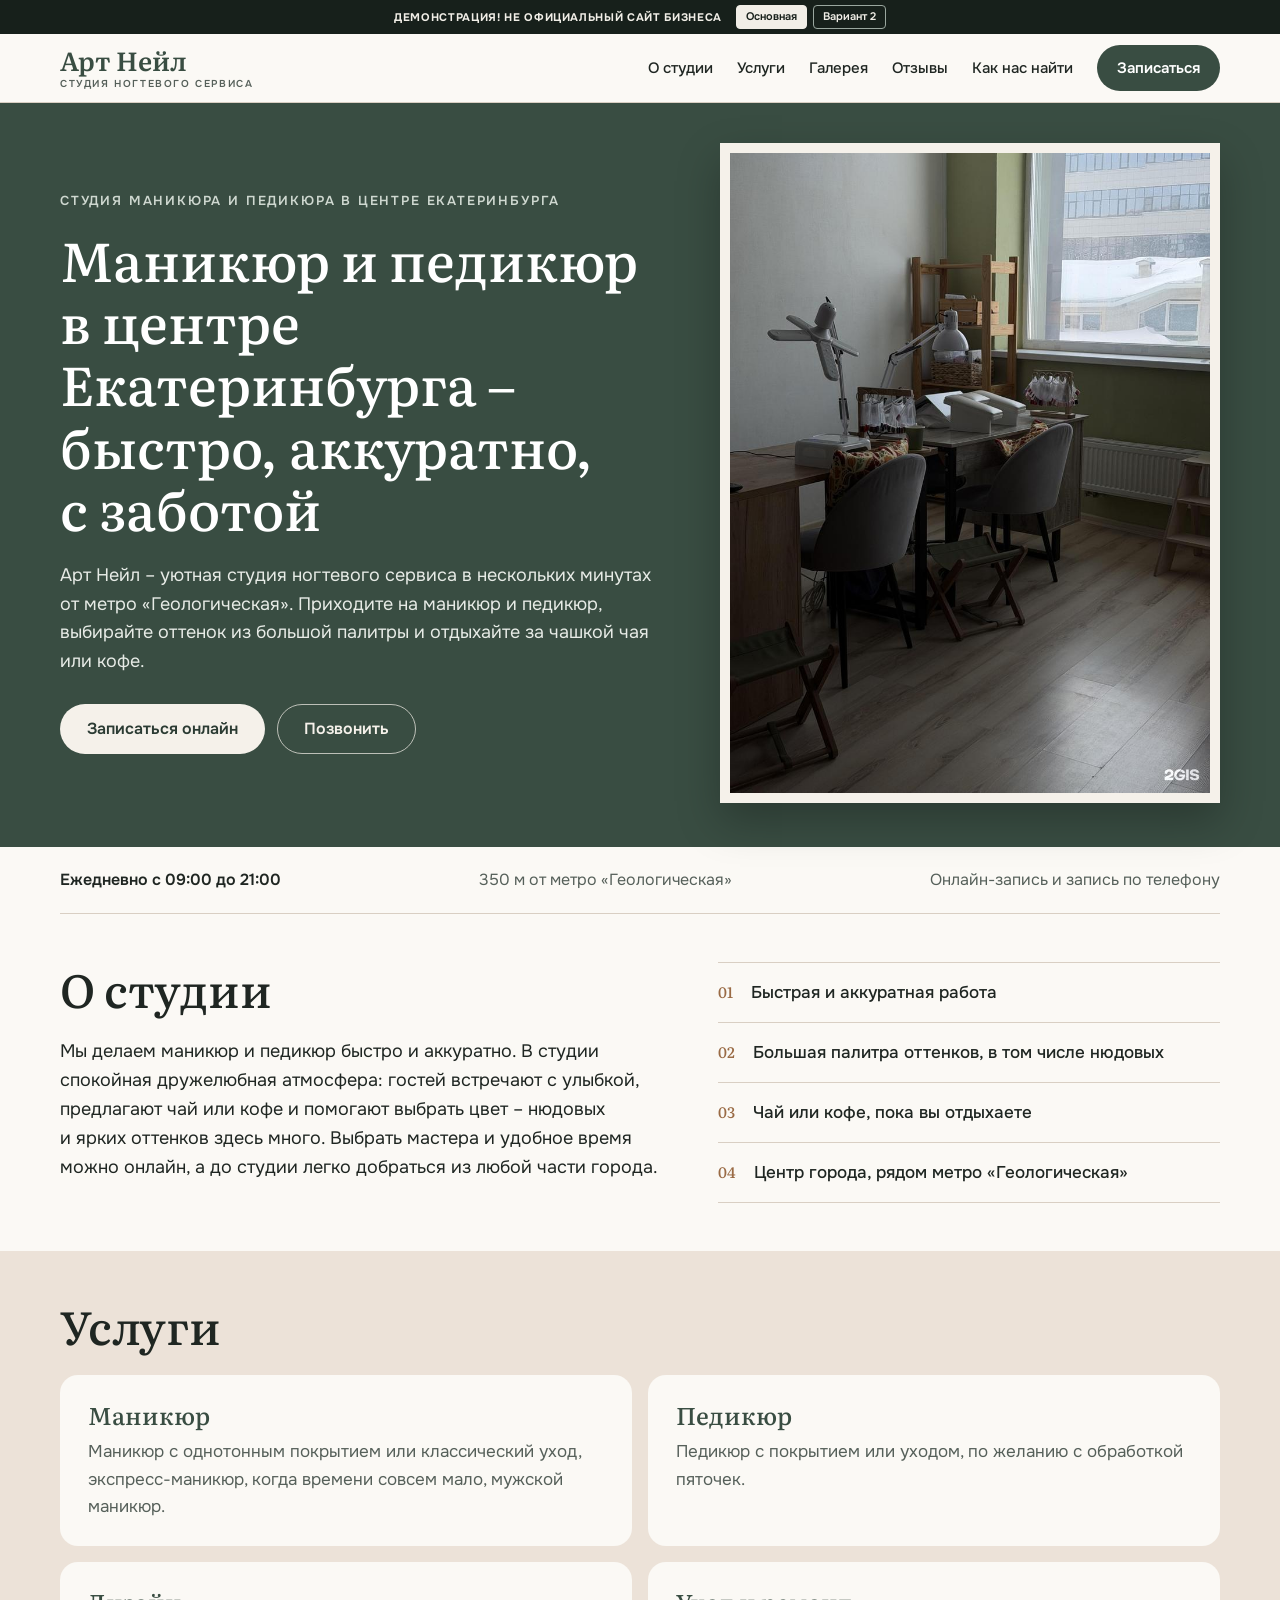
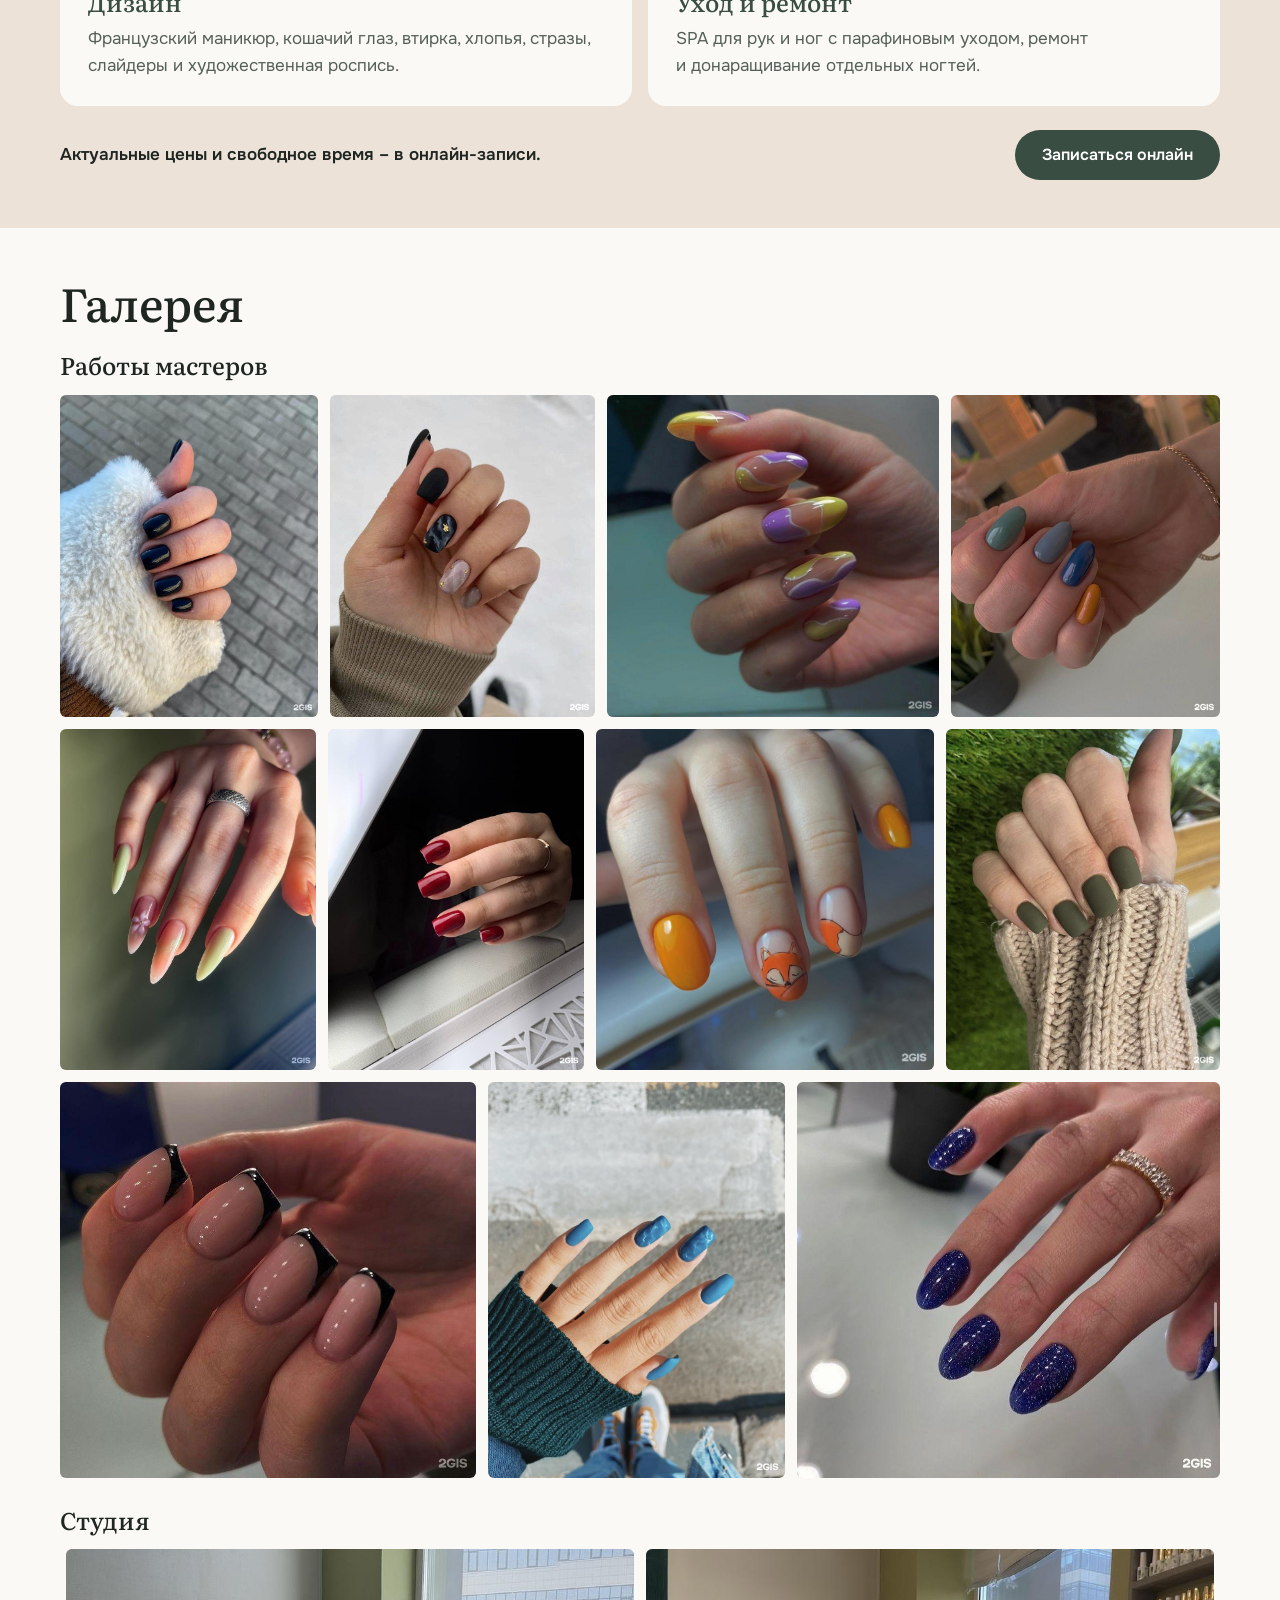
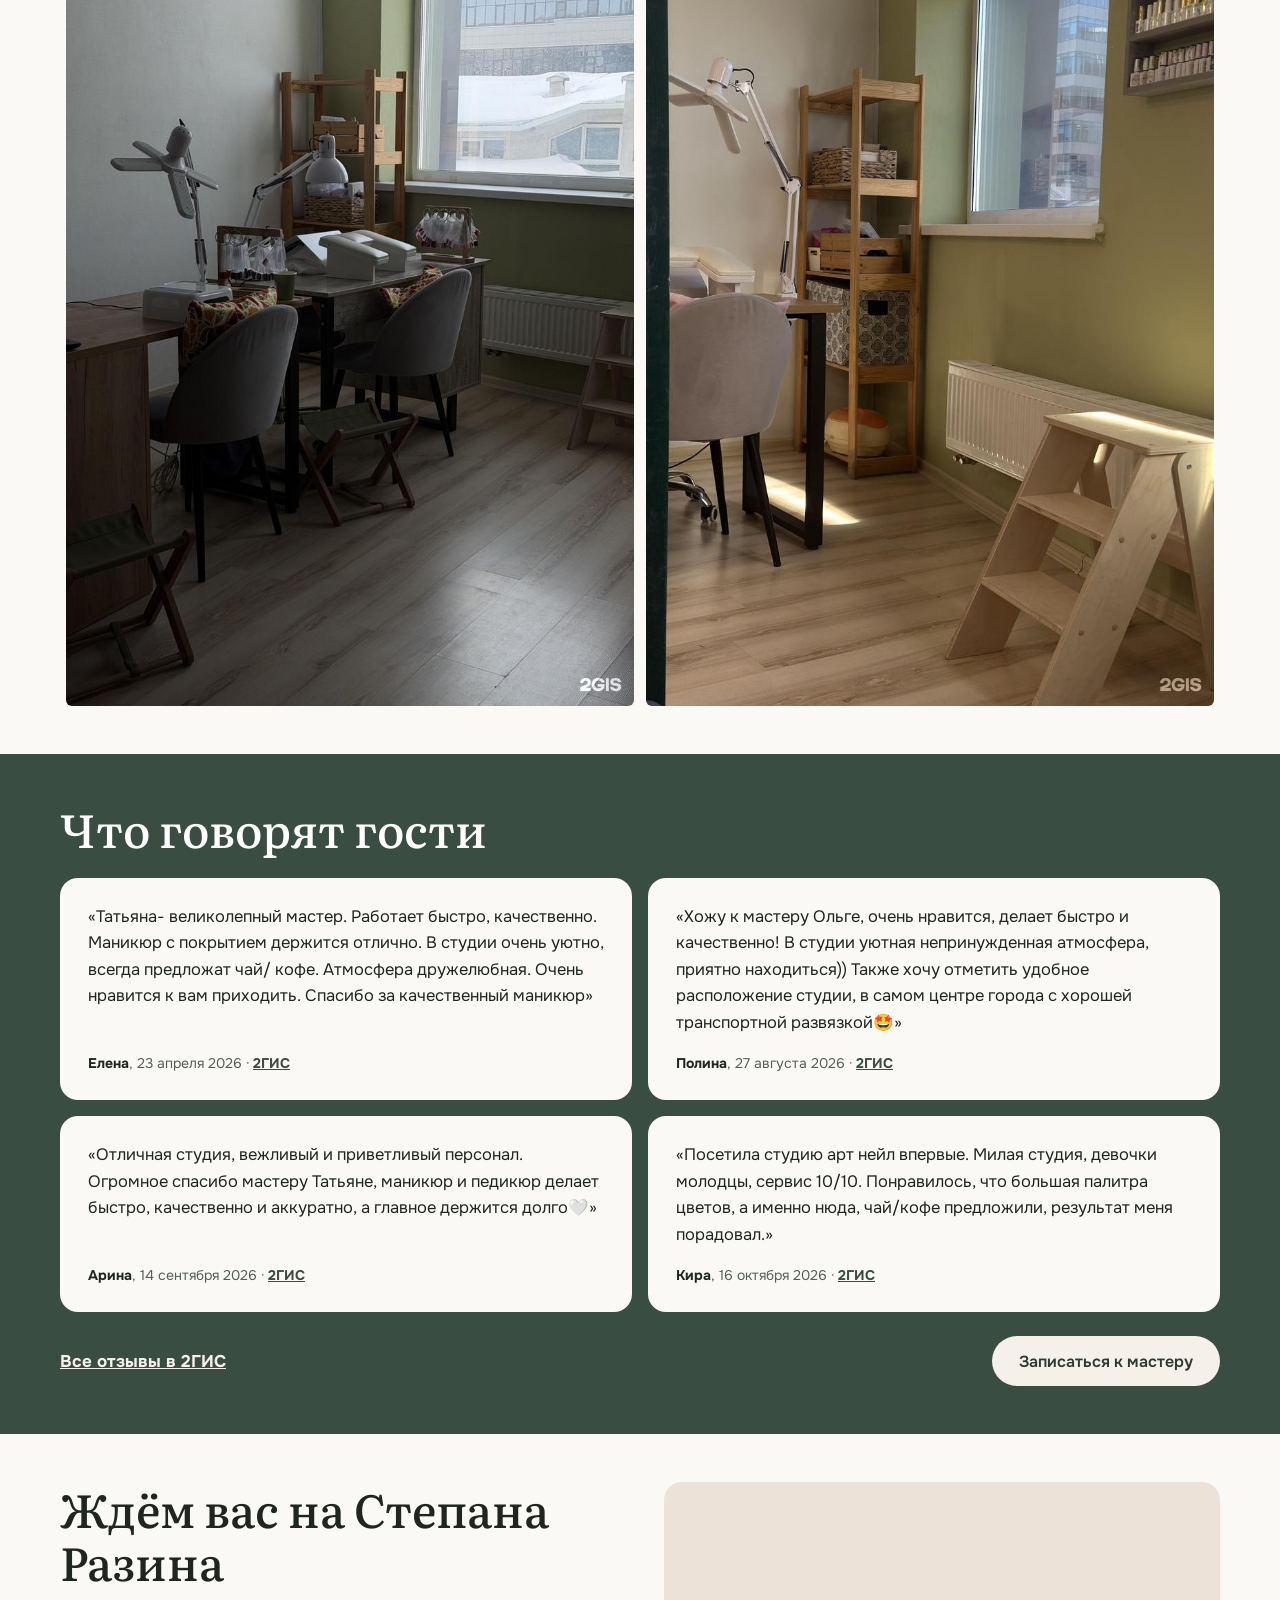
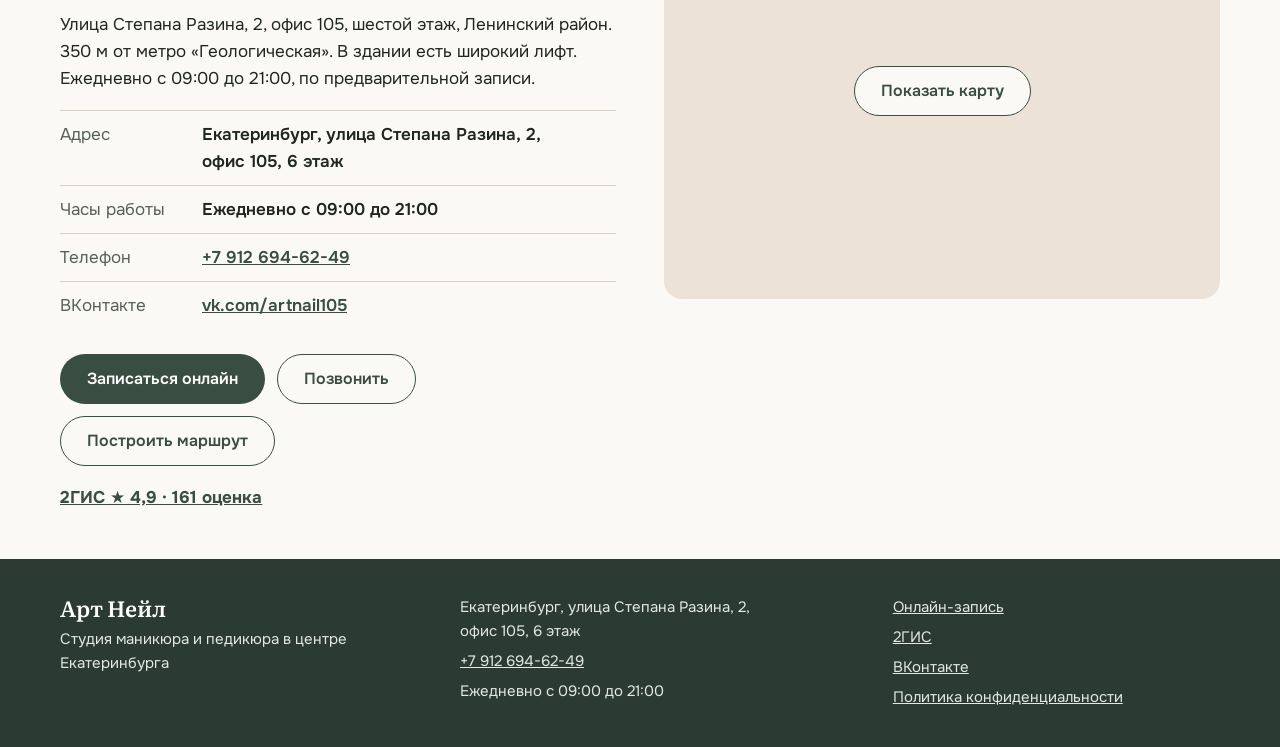
<file: index.html>
<!doctype html>
<html lang="ru">
<head>
<meta charset="utf-8">
<meta name="viewport" content="width=device-width, initial-scale=1.0">
<meta name="robots" content="noindex, nofollow">
<title>Арт Нейл · студия маникюра и педикюра в центре Екатеринбурга</title>
<meta name="description" content="Арт Нейл · студия маникюра и педикюра на улице Степана Разина, 2 в Екатеринбурге, рядом с метро «Геологическая». Онлайн-запись, ежедневно с 09:00 до 21:00.">
<meta name="theme-color" content="#394d42">
<link rel="icon" sizes="any" href="logos/favicon.ico">
<link rel="icon" type="image/png" sizes="32x32" href="logos/favicon-32x32.png">
<link rel="apple-touch-icon" sizes="180x180" href="logos/apple-touch-icon.png">
<link rel="preload" href="fonts/literata.woff2" as="font" type="font/woff2" crossorigin>
<link rel="preload" href="fonts/onest.woff2" as="font" type="font/woff2" crossorigin>
<link rel="stylesheet" href="css/fonts.css">
<link rel="stylesheet" href="css/styles.css">
</head>
<body class="pg-main">
<div class="strip" id="strip"><p class="strip-t">ДЕМОНСТРАЦИЯ! НЕ ОФИЦИАЛЬНЫЙ САЙТ БИЗНЕСА</p><nav class="strip-sw" aria-label="Версии сайта"><a class="strip-v" href="./" aria-current="page"><span class="full">Основная</span><span class="short" aria-hidden="true">1</span><span class="vh">Основная</span></a><a class="strip-v" href="./v2/"><span class="full">Вариант 2</span><span class="short" aria-hidden="true">2</span><span class="vh">Вариант 2</span></a></nav></div>
<header class="head" id="head"><div class="head-in">
<a class="brand" href="./" aria-label="Арт Нейл, на главную"><span class="brand-n">Арт Нейл</span><span class="brand-s">студия ногтевого сервиса</span></a>
<nav class="menu" aria-label="Разделы"><ul><li><a href="#about">О&nbsp;студии</a></li><li><a href="#services">Услуги</a></li><li><a href="#gallery">Галерея</a></li><li><a href="#reviews">Отзывы</a></li><li><a href="#contacts">Как нас найти</a></li></ul></nav>
<a class="head-cta" href="https://n218706.yclients.ru/" target="_blank" rel="noopener">Записаться</a>
<button class="tog" type="button" aria-controls="sheet" aria-expanded="false" aria-label="Открыть меню"><span></span><span></span><span></span></button>
</div></header>
<div class="sheet" id="sheet" hidden><nav aria-label="Меню"><ul><li><a href="#about">О&nbsp;студии</a></li><li><a href="#services">Услуги</a></li><li><a href="#gallery">Галерея</a></li><li><a href="#reviews">Отзывы</a></li><li><a href="#contacts">Как нас найти</a></li></ul></nav>
<p class="sheet-nap">Екатеринбург, улица Степана Разина,&nbsp;2, офис&nbsp;105,&nbsp;6&nbsp;этаж<br><a href="tel:+79126946249">+7 912 694-62-49</a></p></div>
<main id="main">
<section class="hero"><div class="wrap hero-g">
<div class="hero-t">
<p class="eyebrow">Студия маникюра и&nbsp;педикюра в&nbsp;центре Екатеринбурга</p>
<h1>Маникюр и&nbsp;педикюр в&nbsp;центре Екатеринбурга&nbsp;– быстро, аккуратно, с&nbsp;заботой</h1>
<p class="lead">Арт Нейл&nbsp;– уютная студия ногтевого сервиса в&nbsp;нескольких минутах от&nbsp;метро «Геологическая». Приходите на&nbsp;маникюр и&nbsp;педикюр, выбирайте оттенок из&nbsp;большой палитры и&nbsp;отдыхайте за&nbsp;чашкой чая или кофе.</p>
<div class="btns"><a class="btn btn-cream" href="https://n218706.yclients.ru/" target="_blank" rel="noopener">Записаться онлайн</a><a class="btn btn-ghost" href="tel:+79126946249">Позвонить</a></div>
</div>
<figure class="hero-ph"><img src="images/owner-interior-01.jpg" width="825" height="1100" alt="Рабочее место мастера с лампой, серые стулья, стеллаж и окно со снегом" decoding="async"></figure>
</div></section>
<ul class="facts wrap"><li><b class="nw">Ежедневно с 09:00 до 21:00</b></li><li>350&nbsp;м&nbsp;от&nbsp;метро «Геологическая»</li><li>Онлайн-запись и&nbsp;запись по&nbsp;телефону</li></ul>
<section class="sec about"><div class="wrap about-g">
<div><h2 id="about" class="fx">О&nbsp;студии</h2><p class="fx about-t">Мы делаем маникюр и&nbsp;педикюр быстро и&nbsp;аккуратно. В&nbsp;студии спокойная дружелюбная атмосфера: гостей встречают с&nbsp;улыбкой, предлагают чай или кофе и&nbsp;помогают выбрать цвет&nbsp;– нюдовых и&nbsp;ярких оттенков здесь много. Выбрать мастера и&nbsp;удобное время можно онлайн, а&nbsp;до&nbsp;студии легко добраться из&nbsp;любой части города.</p></div>
<ol class="pts"><li class="fx"><span class="pt-n">01</span>Быстрая и&nbsp;аккуратная работа</li><li class="fx"><span class="pt-n">02</span>Большая палитра оттенков, в&nbsp;том числе нюдовых</li><li class="fx"><span class="pt-n">03</span>Чай или кофе, пока вы&nbsp;отдыхаете</li><li class="fx"><span class="pt-n">04</span>Центр города, рядом&nbsp;метро «Геологическая»</li></ol></div></section>
<section class="sec serv"><div class="wrap">
<h2 id="services" class="fx">Услуги</h2>
<div class="svcs"><div class="svc fx"><h3>Маникюр</h3><p>Маникюр с&nbsp;однотонным покрытием или классический уход, экспресс-маникюр, когда времени совсем мало, мужской маникюр.</p></div><div class="svc fx"><h3>Педикюр</h3><p>Педикюр с&nbsp;покрытием или уходом, по&nbsp;желанию с&nbsp;обработкой пяточек.</p></div><div class="svc fx"><h3>Дизайн</h3><p>Французский маникюр, кошачий глаз, втирка, хлопья, стразы, слайдеры и&nbsp;художественная роспись.</p></div><div class="svc fx"><h3>Уход и&nbsp;ремонт</h3><p>SPA для рук и&nbsp;ног с&nbsp;парафиновым уходом, ремонт и&nbsp;донаращивание отдельных ногтей.</p></div></div>
<div class="serv-end fx"><p>Актуальные цены и&nbsp;свободное время&nbsp;– в&nbsp;онлайн-записи.</p><a class="btn btn-main" href="https://n218706.yclients.ru/" target="_blank" rel="noopener">Записаться онлайн</a></div>
</div></section>
<section class="sec gal"><div class="wrap">
<h2 id="gallery" class="fx">Галерея</h2>
<h3 class="sub fx">Работы мастеров</h3>
<div class="jg"><div class="jg-row fx"><div class="jg-pair"><figure class="jg-i" style="--ar:0.8000"><img src="images/owner-work-01.jpg" width="880" height="1100" alt="Тёмно-синий гель-лак с золотой полоской фольги, рука на белом меху" loading="lazy" decoding="async"></figure><figure class="jg-i" style="--ar:0.8239"><img src="images/owner-work-02.jpg" width="828" height="1005" alt="Матовый чёрный маникюр с мраморным дизайном и золотыми хлопьями" loading="lazy" decoding="async"></figure></div><div class="jg-pair"><figure class="jg-i" style="--ar:1.0324"><img src="images/owner-work-05.jpg" width="828" height="802" alt="Маникюр с жёлтыми и фиолетовыми волнами" loading="lazy" decoding="async"></figure><figure class="jg-i" style="--ar:0.8347"><img src="images/owner-work-06.jpg" width="828" height="992" alt="Миндалевидные ногти разных цветов: серо-зелёный, серый, синий и горчичный" loading="lazy" decoding="async"></figure></div></div><div class="jg-row fx"><div class="jg-pair"><figure class="jg-i" style="--ar:0.7500"><img src="images/owner-work-03.jpg" width="825" height="1100" alt="Длинные заострённые ногти в бледно-зелёных и персиковых тонах с объёмным цветком" loading="lazy" decoding="async"></figure><figure class="jg-i" style="--ar:0.7500"><img src="images/owner-work-04.jpg" width="825" height="1100" alt="Глянцевый бордовый маникюр" loading="lazy" decoding="async"></figure></div><div class="jg-pair"><figure class="jg-i" style="--ar:0.9888"><img src="images/owner-work-09.jpg" width="880" height="890" alt="Оранжевый маникюр, на одном ногте рисунок лисы" loading="lazy" decoding="async"></figure><figure class="jg-i" style="--ar:0.8039"><img src="images/owner-work-08.jpg" width="828" height="1030" alt="Матовый оливковый маникюр, рука на бежевом вязаном свитере" loading="lazy" decoding="async"></figure></div></div><div class="jg-row fx"><div class="jg-pair"><figure class="jg-i" style="--ar:1.0534"><img src="images/owner-work-10.jpg" width="828" height="786" alt="Нюдовый маникюр с чёрным французским краем" loading="lazy" decoding="async"></figure><figure class="jg-i" style="--ar:0.7500"><img src="images/owner-work-11.jpg" width="825" height="1100" alt="Матовый голубой маникюр с мраморным акцентом" loading="lazy" decoding="async"></figure></div><div class="jg-pair"><figure class="jg-i" style="--ar:1.0712"><img src="images/owner-work-07.jpg" width="828" height="773" alt="Тёмно-синий маникюр с блёстками, на пальце кольцо" loading="lazy" decoding="async"></figure></div></div></div>
<h3 class="sub fx">Студия</h3>
<div class="tiles"><figure class="tile fx"><img src="images/owner-interior-01.jpg" width="825" height="1100" alt="Рабочее место мастера с лампой, серые стулья, стеллаж и окно со снегом" loading="lazy" decoding="async"></figure><figure class="tile fx"><img src="images/owner-interior-02.jpg" width="825" height="1100" alt="Угол студии с лампой и деревянными полками с корзинами" loading="lazy" decoding="async"></figure></div>
</div></section>
<section class="sec revs"><div class="wrap">
<h2 id="reviews" class="fx">Что говорят гости</h2>
<div class="quotes"><figure class="quote fx"><blockquote>«Татьяна- великолепный мастер. Работает быстро, качественно. Маникюр с покрытием держится отлично. В студии очень уютно, всегда предложат чай/ кофе. Атмосфера дружелюбная. Очень нравится к вам приходить. Спасибо за качественный маникюр»</blockquote><figcaption><b>Елена</b>, 23 апреля 2026 · <a href="https://2gis.ru/ekaterinburg/firm/70000001037538937/tab/reviews" target="_blank" rel="noopener">2ГИС</a></figcaption></figure><figure class="quote fx"><blockquote>«Хожу к мастеру Ольге, очень нравится, делает быстро и качественно! В студии уютная непринужденная атмосфера, приятно находиться)) Также хочу отметить удобное расположение студии, в самом центре города с хорошей транспортной развязкой🤩»</blockquote><figcaption><b>Полина</b>, 27 августа 2026 · <a href="https://2gis.ru/ekaterinburg/firm/70000001037538937/tab/reviews" target="_blank" rel="noopener">2ГИС</a></figcaption></figure><figure class="quote fx"><blockquote>«Отличная студия, вежливый и приветливый персонал. Огромное спасибо мастеру Татьяне, маникюр и педикюр делает быстро, качественно и аккуратно, а главное держится долго🤍»</blockquote><figcaption><b>Арина</b>, 14 сентября 2026 · <a href="https://2gis.ru/ekaterinburg/firm/70000001037538937/tab/reviews" target="_blank" rel="noopener">2ГИС</a></figcaption></figure><figure class="quote fx"><blockquote>«Посетила студию арт нейл впервые. Милая студия, девочки молодцы, сервис 10/10. Понравилось, что большая палитра цветов, а именно нюда, чай/кофе предложили, результат меня порадовал.»</blockquote><figcaption><b>Кира</b>, 16 октября 2026 · <a href="https://2gis.ru/ekaterinburg/firm/70000001037538937/tab/reviews" target="_blank" rel="noopener">2ГИС</a></figcaption></figure></div>
<div class="revs-end fx"><p><a href="https://2gis.ru/ekaterinburg/firm/70000001037538937/tab/reviews" target="_blank" rel="noopener">Все отзывы в&nbsp;2ГИС</a></p><a class="btn btn-main" href="https://n218706.yclients.ru/" target="_blank" rel="noopener">Записаться к&nbsp;мастеру</a></div>
</div></section>
<section class="sec cont last"><div class="wrap cont-g">
<div class="cont-t"><h2 id="contacts">Ждём вас на&nbsp;Степана Разина</h2>
<p class="fx">Улица Степана Разина,&nbsp;2, офис&nbsp;105, шестой этаж, Ленинский район. 350&nbsp;м&nbsp;от&nbsp;метро «Геологическая». В&nbsp;здании есть широкий лифт.<br>Ежедневно с&nbsp;09:00&nbsp;до&nbsp;21:00, по&nbsp;предварительной записи.</p>
<dl class="nap fx"><div><dt>Адрес</dt><dd>Екатеринбург, улица Степана Разина,&nbsp;2, офис&nbsp;105,&nbsp;6&nbsp;этаж</dd></div><div><dt>Часы работы</dt><dd class="nw">Ежедневно с 09:00 до 21:00</dd></div><div><dt>Телефон</dt><dd><a href="tel:+79126946249">+7 912 694-62-49</a></dd></div><div><dt>ВКонтакте</dt><dd><a href="https://vk.com/artnail105" target="_blank" rel="noopener">vk.com/artnail105</a></dd></div></dl>
<div class="btns fx"><a class="btn btn-main" href="https://n218706.yclients.ru/" target="_blank" rel="noopener">Записаться онлайн</a><a class="btn btn-line" href="tel:+79126946249">Позвонить</a><a class="btn btn-line" href="https://yandex.ru/maps/?rtext=~56.824841%2C60.606775&amp;rtt=auto" target="_blank" rel="noopener">Построить маршрут</a></div>
<p class="rate fx"><a href="https://2gis.ru/ekaterinburg/firm/70000001037538937" target="_blank" rel="noopener">2ГИС ★&nbsp;4,9 · 161&nbsp;оценка</a></p></div>
<div class="mapbox fx" id="mapbox"><button class="map-load" type="button" data-src="https://yandex.ru/map-widget/v1/?ll=60.606775%2C56.824841&amp;z=17&amp;pt=60.606775%2C56.824841">Показать карту</button><noscript><a class="map-load" href="https://yandex.ru/maps/?pt=60.606775,56.824841&amp;z=17" target="_blank" rel="noopener">Открыть карту</a></noscript></div>
</div></section>
</main>
<footer class="foot" id="foot"><div class="wrap foot-g">
<div><p class="foot-n">Арт Нейл</p><p>Студия маникюра и&nbsp;педикюра в&nbsp;центре Екатеринбурга</p></div>
<div><p>Екатеринбург, улица Степана Разина,&nbsp;2, офис&nbsp;105,&nbsp;6&nbsp;этаж</p><p><a href="tel:+79126946249">+7 912 694-62-49</a></p><p class="nw">Ежедневно с 09:00 до 21:00</p></div>
<ul class="foot-l"><li><a href="https://n218706.yclients.ru/" target="_blank" rel="noopener">Онлайн-запись</a></li><li><a href="https://2gis.ru/ekaterinburg/firm/70000001037538937" target="_blank" rel="noopener">2ГИС</a></li><li><a href="https://vk.com/artnail105" target="_blank" rel="noopener">ВКонтакте</a></li><li><a href="privacy/">Политика конфиденциальности</a></li></ul>
</div></footer>
<script src="js/site.js" defer></script>
</body>
</html>
</file>
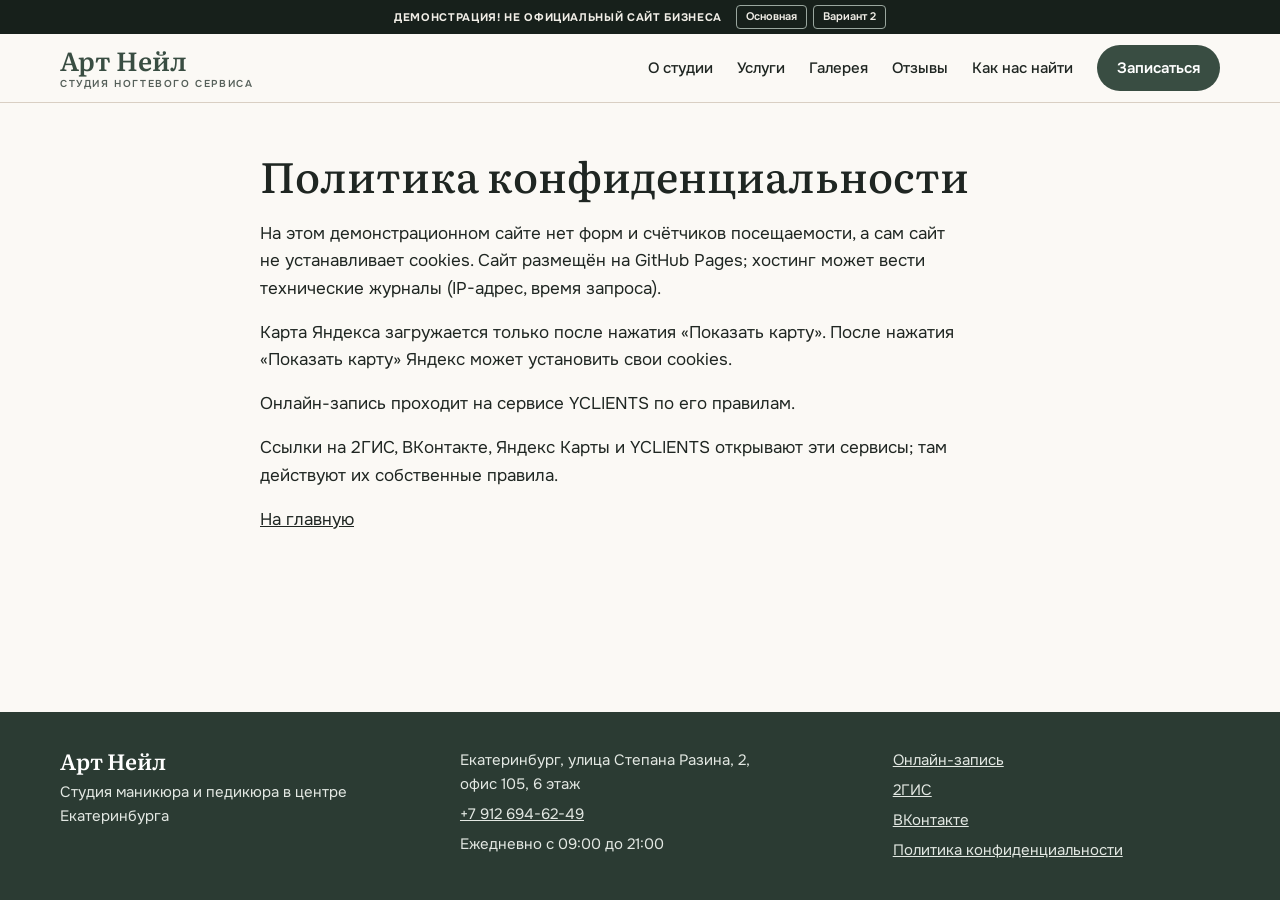
<file: privacy/index.html>
<!doctype html>
<html lang="ru">
<head>
<meta charset="utf-8">
<meta name="viewport" content="width=device-width, initial-scale=1.0">
<meta name="robots" content="noindex, nofollow">
<title>Политика конфиденциальности · Арт Нейл</title>
<meta name="description" content="Арт Нейл · студия маникюра и педикюра на улице Степана Разина, 2 в Екатеринбурге, рядом с метро «Геологическая». Онлайн-запись, ежедневно с 09:00 до 21:00.">
<meta name="theme-color" content="#394d42">
<link rel="icon" sizes="any" href="../logos/favicon.ico">
<link rel="icon" type="image/png" sizes="32x32" href="../logos/favicon-32x32.png">
<link rel="apple-touch-icon" sizes="180x180" href="../logos/apple-touch-icon.png">
<link rel="preload" href="../fonts/literata.woff2" as="font" type="font/woff2" crossorigin>
<link rel="preload" href="../fonts/onest.woff2" as="font" type="font/woff2" crossorigin>
<link rel="stylesheet" href="../css/fonts.css">
<link rel="stylesheet" href="../css/styles.css">
</head>
<body class="pg-small pg-priv">
<div class="strip" id="strip"><p class="strip-t">ДЕМОНСТРАЦИЯ! НЕ ОФИЦИАЛЬНЫЙ САЙТ БИЗНЕСА</p><nav class="strip-sw" aria-label="Версии сайта"><a class="strip-v" href="../"><span class="full">Основная</span><span class="short" aria-hidden="true">1</span><span class="vh">Основная</span></a><a class="strip-v" href="../v2/"><span class="full">Вариант 2</span><span class="short" aria-hidden="true">2</span><span class="vh">Вариант 2</span></a></nav></div>
<header class="head" id="head"><div class="head-in">
<a class="brand" href="../" aria-label="Арт Нейл, на главную"><span class="brand-n">Арт Нейл</span><span class="brand-s">студия ногтевого сервиса</span></a>
<nav class="menu" aria-label="Разделы"><ul><li><a href="../#about">О&nbsp;студии</a></li><li><a href="../#services">Услуги</a></li><li><a href="../#gallery">Галерея</a></li><li><a href="../#reviews">Отзывы</a></li><li><a href="../#contacts">Как нас найти</a></li></ul></nav>
<a class="head-cta" href="https://n218706.yclients.ru/" target="_blank" rel="noopener">Записаться</a>
<button class="tog" type="button" aria-controls="sheet" aria-expanded="false" aria-label="Открыть меню"><span></span><span></span><span></span></button>
</div></header>
<div class="sheet" id="sheet" hidden><nav aria-label="Меню"><ul><li><a href="../#about">О&nbsp;студии</a></li><li><a href="../#services">Услуги</a></li><li><a href="../#gallery">Галерея</a></li><li><a href="../#reviews">Отзывы</a></li><li><a href="../#contacts">Как нас найти</a></li></ul></nav>
<p class="sheet-nap">Екатеринбург, улица Степана Разина,&nbsp;2, офис&nbsp;105,&nbsp;6&nbsp;этаж<br><a href="tel:+79126946249">+7 912 694-62-49</a></p></div>
<main id="main"><section class="sec small last"><div class="wrap narrow">
<h1 class="h-plain">Политика конфиденциальности</h1>
<p>На этом демонстрационном сайте нет форм и&nbsp;счётчиков посещаемости, а&nbsp;сам сайт не&nbsp;устанавливает cookies. Сайт размещён на&nbsp;GitHub Pages; хостинг может вести технические журналы (IP-адрес, время запроса).</p><p>Карта Яндекса загружается только после нажатия «Показать карту». После нажатия «Показать карту» Яндекс может установить свои cookies.</p><p>Онлайн-запись проходит на&nbsp;сервисе YCLIENTS по&nbsp;его правилам.</p><p>Ссылки на&nbsp;2ГИС, ВКонтакте, Яндекс Карты и&nbsp;YCLIENTS открывают эти сервисы; там действуют их собственные правила.</p>
<p><a href="../">На главную</a></p>
</div></section></main>
<footer class="foot" id="foot"><div class="wrap foot-g">
<div><p class="foot-n">Арт Нейл</p><p>Студия маникюра и&nbsp;педикюра в&nbsp;центре Екатеринбурга</p></div>
<div><p>Екатеринбург, улица Степана Разина,&nbsp;2, офис&nbsp;105,&nbsp;6&nbsp;этаж</p><p><a href="tel:+79126946249">+7 912 694-62-49</a></p><p class="nw">Ежедневно с 09:00 до 21:00</p></div>
<ul class="foot-l"><li><a href="https://n218706.yclients.ru/" target="_blank" rel="noopener">Онлайн-запись</a></li><li><a href="https://2gis.ru/ekaterinburg/firm/70000001037538937" target="_blank" rel="noopener">2ГИС</a></li><li><a href="https://vk.com/artnail105" target="_blank" rel="noopener">ВКонтакте</a></li><li><a href="../privacy/">Политика конфиденциальности</a></li></ul>
</div></footer>
<script src="../js/site.js" defer></script>
</body>
</html>
</file>
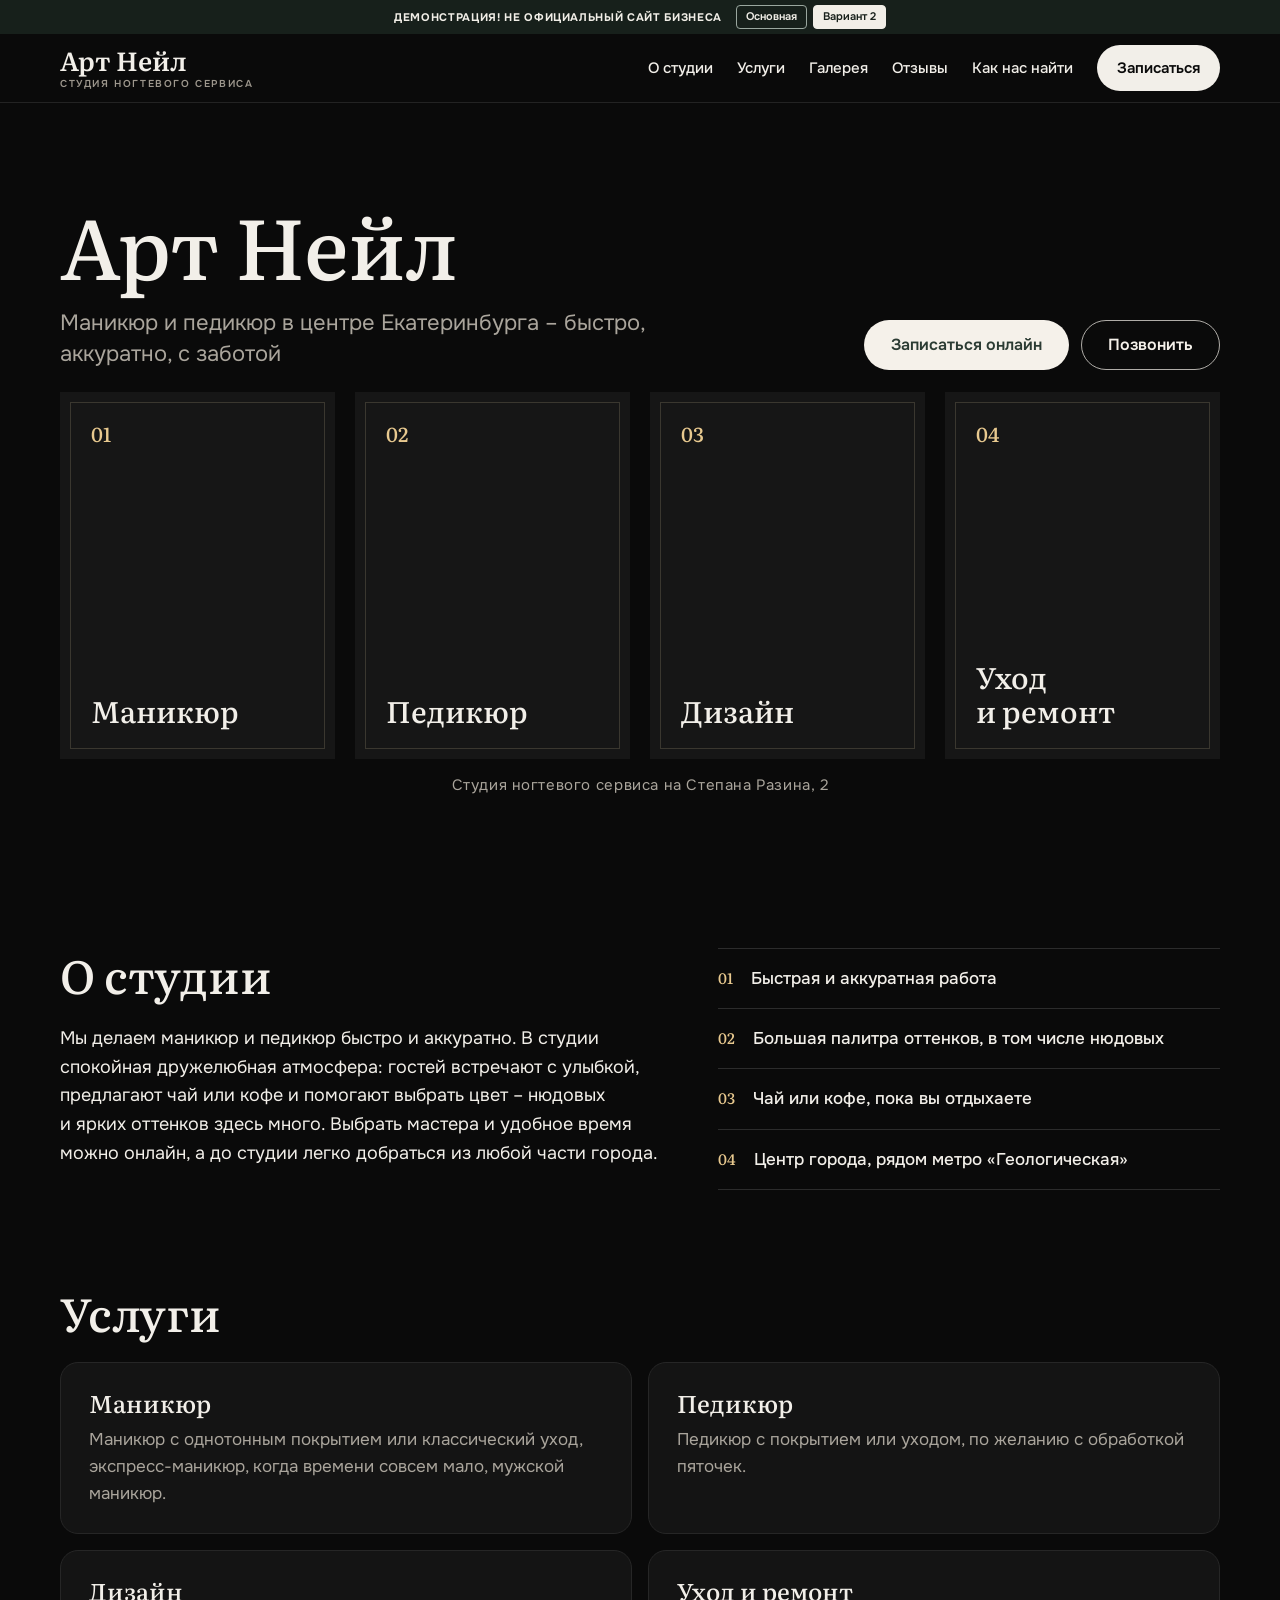
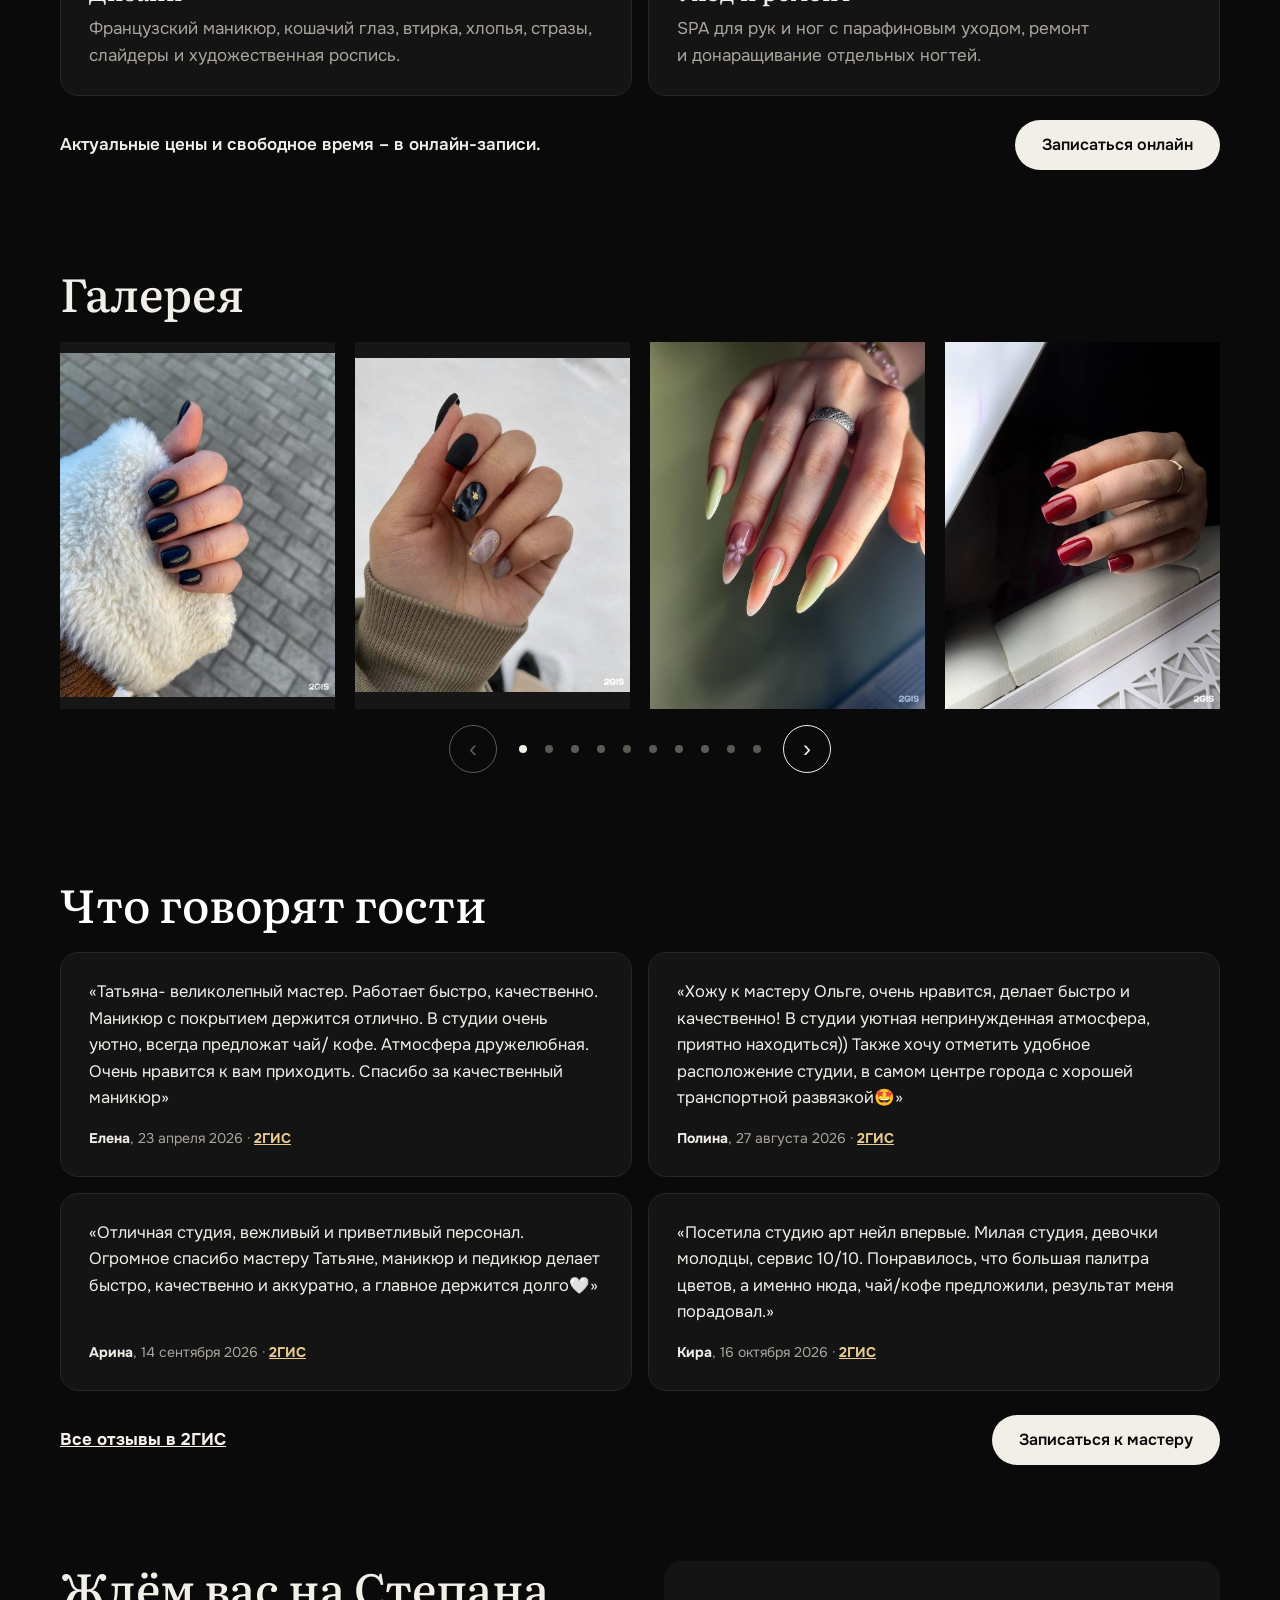
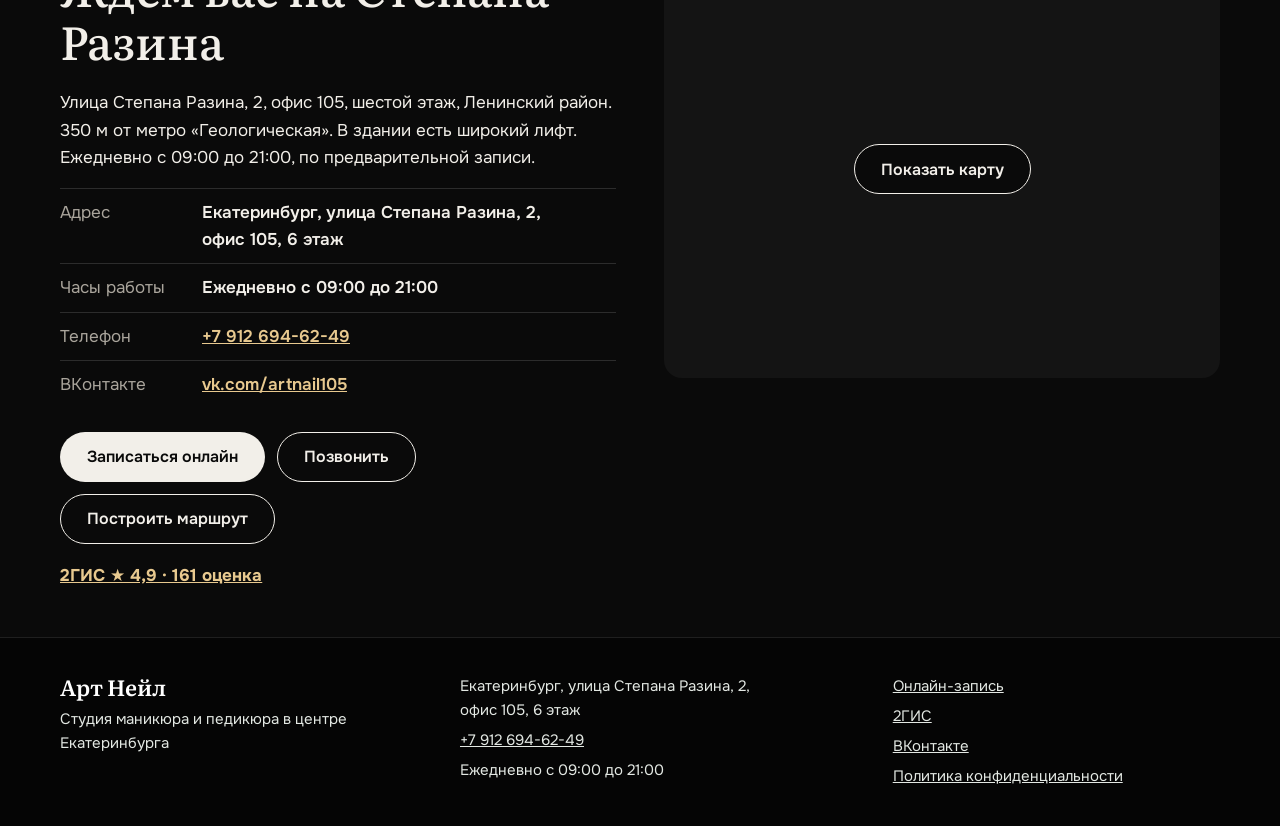
<file: v2/index.html>
<!doctype html>
<html lang="ru">
<head>
<meta charset="utf-8">
<meta name="viewport" content="width=device-width, initial-scale=1.0">
<meta name="robots" content="noindex, nofollow">
<title>Арт Нейл · студия маникюра и педикюра в центре Екатеринбурга</title>
<meta name="description" content="Арт Нейл · студия маникюра и педикюра на улице Степана Разина, 2 в Екатеринбурге, рядом с метро «Геологическая». Онлайн-запись, ежедневно с 09:00 до 21:00.">
<meta name="theme-color" content="#394d42">
<link rel="icon" sizes="any" href="../logos/favicon.ico">
<link rel="icon" type="image/png" sizes="32x32" href="../logos/favicon-32x32.png">
<link rel="apple-touch-icon" sizes="180x180" href="../logos/apple-touch-icon.png">
<link rel="preload" href="../fonts/literata.woff2" as="font" type="font/woff2" crossorigin>
<link rel="preload" href="../fonts/onest.woff2" as="font" type="font/woff2" crossorigin>
<link rel="stylesheet" href="../css/fonts.css">
<link rel="stylesheet" href="../css/styles.css">
<link rel="stylesheet" href="../css/drop.css">
</head>
<body class="pg-v2">
<div class="strip" id="strip"><p class="strip-t">ДЕМОНСТРАЦИЯ! НЕ ОФИЦИАЛЬНЫЙ САЙТ БИЗНЕСА</p><nav class="strip-sw" aria-label="Версии сайта"><a class="strip-v" href="../"><span class="full">Основная</span><span class="short" aria-hidden="true">1</span><span class="vh">Основная</span></a><a class="strip-v" href="../v2/" aria-current="page"><span class="full">Вариант 2</span><span class="short" aria-hidden="true">2</span><span class="vh">Вариант 2</span></a></nav></div>
<header class="head" id="head"><div class="head-in">
<a class="brand" href="./" aria-label="Арт Нейл, на главную"><span class="brand-n">Арт Нейл</span><span class="brand-s">студия ногтевого сервиса</span></a>
<nav class="menu" aria-label="Разделы"><ul><li><a href="./#about">О&nbsp;студии</a></li><li><a href="./#services">Услуги</a></li><li><a href="./#gallery">Галерея</a></li><li><a href="./#reviews">Отзывы</a></li><li><a href="./#contacts">Как нас найти</a></li></ul></nav>
<a class="head-cta" href="https://n218706.yclients.ru/" target="_blank" rel="noopener">Записаться</a>
<button class="tog" type="button" aria-controls="sheet" aria-expanded="false" aria-label="Открыть меню"><span></span><span></span><span></span></button>
</div></header>
<div class="sheet" id="sheet" hidden><nav aria-label="Меню"><ul><li><a href="./#about">О&nbsp;студии</a></li><li><a href="./#services">Услуги</a></li><li><a href="./#gallery">Галерея</a></li><li><a href="./#reviews">Отзывы</a></li><li><a href="./#contacts">Как нас найти</a></li></ul></nav>
<p class="sheet-nap">Екатеринбург, улица Степана Разина,&nbsp;2, офис&nbsp;105,&nbsp;6&nbsp;этаж<br><a href="tel:+79126946249">+7 912 694-62-49</a></p></div>
<main id="main">
<section class="dh"><div class="dh-stage"><div class="wrap dh-in">
<div class="dh-text"><p class="dh-name">Арт Нейл</p><h1 class="dh-line">Маникюр и&nbsp;педикюр в&nbsp;центре Екатеринбурга&nbsp;– быстро, аккуратно, с&nbsp;заботой</h1>
<div class="btns"><a class="btn btn-cream" href="https://n218706.yclients.ru/" target="_blank" rel="noopener">Записаться онлайн</a><a class="btn btn-ghost" href="tel:+79126946249">Позвонить</a></div></div>
<div class="dh-sets"><div class="dh-set cur" data-set="0"><div class="dh-row"><div class="fr" style="--i:0"><div class="fr-in"><span class="fr-n">01</span><span class="fr-t">Маникюр</span></div></div><div class="fr" style="--i:1"><div class="fr-in"><span class="fr-n">02</span><span class="fr-t">Педикюр</span></div></div><div class="fr" style="--i:2"><div class="fr-in"><span class="fr-n">03</span><span class="fr-t">Дизайн</span></div></div><div class="fr" style="--i:3"><div class="fr-in"><span class="fr-n">04</span><span class="fr-t">Уход и&nbsp;ремонт</span></div></div></div><p class="dh-cap">Студия ногтевого сервиса на&nbsp;Степана Разина,&nbsp;2</p></div></div>
</div></div></section>
<section class="sec about"><div class="wrap about-g">
<div><h2 id="about" class="fx">О&nbsp;студии</h2><p class="fx about-t">Мы делаем маникюр и&nbsp;педикюр быстро и&nbsp;аккуратно. В&nbsp;студии спокойная дружелюбная атмосфера: гостей встречают с&nbsp;улыбкой, предлагают чай или кофе и&nbsp;помогают выбрать цвет&nbsp;– нюдовых и&nbsp;ярких оттенков здесь много. Выбрать мастера и&nbsp;удобное время можно онлайн, а&nbsp;до&nbsp;студии легко добраться из&nbsp;любой части города.</p></div>
<ol class="pts"><li class="fx"><span class="pt-n">01</span>Быстрая и&nbsp;аккуратная работа</li><li class="fx"><span class="pt-n">02</span>Большая палитра оттенков, в&nbsp;том числе нюдовых</li><li class="fx"><span class="pt-n">03</span>Чай или кофе, пока вы&nbsp;отдыхаете</li><li class="fx"><span class="pt-n">04</span>Центр города, рядом&nbsp;метро «Геологическая»</li></ol></div></section>
<section class="sec serv"><div class="wrap">
<h2 id="services" class="fx">Услуги</h2>
<div class="svcs"><div class="svc fx"><h3>Маникюр</h3><p>Маникюр с&nbsp;однотонным покрытием или классический уход, экспресс-маникюр, когда времени совсем мало, мужской маникюр.</p></div><div class="svc fx"><h3>Педикюр</h3><p>Педикюр с&nbsp;покрытием или уходом, по&nbsp;желанию с&nbsp;обработкой пяточек.</p></div><div class="svc fx"><h3>Дизайн</h3><p>Французский маникюр, кошачий глаз, втирка, хлопья, стразы, слайдеры и&nbsp;художественная роспись.</p></div><div class="svc fx"><h3>Уход и&nbsp;ремонт</h3><p>SPA для рук и&nbsp;ног с&nbsp;парафиновым уходом, ремонт и&nbsp;донаращивание отдельных ногтей.</p></div></div>
<div class="serv-end fx"><p>Актуальные цены и&nbsp;свободное время&nbsp;– в&nbsp;онлайн-записи.</p><a class="btn btn-main" href="https://n218706.yclients.ru/" target="_blank" rel="noopener">Записаться онлайн</a></div>
</div></section>
<section class="sec gal"><div class="wrap">
<h2 id="gallery" class="fx">Галерея</h2>
<div class="car fx" role="region" aria-roledescription="слайдер" aria-label="Галерея: работы мастеров и студия"><ul class="car-rail" tabindex="0"><li class="car-item"><figure class="fr"><img src="../images/owner-work-01.jpg" width="880" height="1100" alt="Тёмно-синий гель-лак с золотой полоской фольги, рука на белом меху" loading="lazy" decoding="async"></figure></li><li class="car-item"><figure class="fr"><img src="../images/owner-work-02.jpg" width="828" height="1005" alt="Матовый чёрный маникюр с мраморным дизайном и золотыми хлопьями" loading="lazy" decoding="async"></figure></li><li class="car-item"><figure class="fr"><img src="../images/owner-work-03.jpg" width="825" height="1100" alt="Длинные заострённые ногти в бледно-зелёных и персиковых тонах с объёмным цветком" loading="lazy" decoding="async"></figure></li><li class="car-item"><figure class="fr"><img src="../images/owner-work-04.jpg" width="825" height="1100" alt="Глянцевый бордовый маникюр" loading="lazy" decoding="async"></figure></li><li class="car-item"><figure class="fr"><img src="../images/owner-work-05.jpg" width="828" height="802" alt="Маникюр с жёлтыми и фиолетовыми волнами" loading="lazy" decoding="async"></figure></li><li class="car-item"><figure class="fr"><img src="../images/owner-work-06.jpg" width="828" height="992" alt="Миндалевидные ногти разных цветов: серо-зелёный, серый, синий и горчичный" loading="lazy" decoding="async"></figure></li><li class="car-item"><figure class="fr"><img src="../images/owner-work-07.jpg" width="828" height="773" alt="Тёмно-синий маникюр с блёстками, на пальце кольцо" loading="lazy" decoding="async"></figure></li><li class="car-item"><figure class="fr"><img src="../images/owner-work-08.jpg" width="828" height="1030" alt="Матовый оливковый маникюр, рука на бежевом вязаном свитере" loading="lazy" decoding="async"></figure></li><li class="car-item"><figure class="fr"><img src="../images/owner-work-09.jpg" width="880" height="890" alt="Оранжевый маникюр, на одном ногте рисунок лисы" loading="lazy" decoding="async"></figure></li><li class="car-item"><figure class="fr"><img src="../images/owner-work-10.jpg" width="828" height="786" alt="Нюдовый маникюр с чёрным французским краем" loading="lazy" decoding="async"></figure></li><li class="car-item"><figure class="fr"><img src="../images/owner-work-11.jpg" width="825" height="1100" alt="Матовый голубой маникюр с мраморным акцентом" loading="lazy" decoding="async"></figure></li><li class="car-item"><figure class="fr"><img src="../images/owner-interior-01.jpg" width="825" height="1100" alt="Рабочее место мастера с лампой, серые стулья, стеллаж и окно со снегом" loading="lazy" decoding="async"></figure></li><li class="car-item"><figure class="fr"><img src="../images/owner-interior-02.jpg" width="825" height="1100" alt="Угол студии с лампой и деревянными полками с корзинами" loading="lazy" decoding="async"></figure></li></ul>
<div class="car-ctl"><button class="car-prev" type="button" aria-label="Предыдущее фото">‹</button><span class="car-dots"></span><button class="car-next" type="button" aria-label="Следующее фото">›</button></div></div>
</div></section>
<section class="sec revs"><div class="wrap">
<h2 id="reviews" class="fx">Что говорят гости</h2>
<div class="quotes"><figure class="quote fx"><blockquote>«Татьяна- великолепный мастер. Работает быстро, качественно. Маникюр с покрытием держится отлично. В студии очень уютно, всегда предложат чай/ кофе. Атмосфера дружелюбная. Очень нравится к вам приходить. Спасибо за качественный маникюр»</blockquote><figcaption><b>Елена</b>, 23 апреля 2026 · <a href="https://2gis.ru/ekaterinburg/firm/70000001037538937/tab/reviews" target="_blank" rel="noopener">2ГИС</a></figcaption></figure><figure class="quote fx"><blockquote>«Хожу к мастеру Ольге, очень нравится, делает быстро и качественно! В студии уютная непринужденная атмосфера, приятно находиться)) Также хочу отметить удобное расположение студии, в самом центре города с хорошей транспортной развязкой🤩»</blockquote><figcaption><b>Полина</b>, 27 августа 2026 · <a href="https://2gis.ru/ekaterinburg/firm/70000001037538937/tab/reviews" target="_blank" rel="noopener">2ГИС</a></figcaption></figure><figure class="quote fx"><blockquote>«Отличная студия, вежливый и приветливый персонал. Огромное спасибо мастеру Татьяне, маникюр и педикюр делает быстро, качественно и аккуратно, а главное держится долго🤍»</blockquote><figcaption><b>Арина</b>, 14 сентября 2026 · <a href="https://2gis.ru/ekaterinburg/firm/70000001037538937/tab/reviews" target="_blank" rel="noopener">2ГИС</a></figcaption></figure><figure class="quote fx"><blockquote>«Посетила студию арт нейл впервые. Милая студия, девочки молодцы, сервис 10/10. Понравилось, что большая палитра цветов, а именно нюда, чай/кофе предложили, результат меня порадовал.»</blockquote><figcaption><b>Кира</b>, 16 октября 2026 · <a href="https://2gis.ru/ekaterinburg/firm/70000001037538937/tab/reviews" target="_blank" rel="noopener">2ГИС</a></figcaption></figure></div>
<div class="revs-end fx"><p><a href="https://2gis.ru/ekaterinburg/firm/70000001037538937/tab/reviews" target="_blank" rel="noopener">Все отзывы в&nbsp;2ГИС</a></p><a class="btn btn-main" href="https://n218706.yclients.ru/" target="_blank" rel="noopener">Записаться к&nbsp;мастеру</a></div>
</div></section>
<section class="sec cont last"><div class="wrap cont-g">
<div class="cont-t"><h2 id="contacts">Ждём вас на&nbsp;Степана Разина</h2>
<p class="fx">Улица Степана Разина,&nbsp;2, офис&nbsp;105, шестой этаж, Ленинский район. 350&nbsp;м&nbsp;от&nbsp;метро «Геологическая». В&nbsp;здании есть широкий лифт.<br>Ежедневно с&nbsp;09:00&nbsp;до&nbsp;21:00, по&nbsp;предварительной записи.</p>
<dl class="nap fx"><div><dt>Адрес</dt><dd>Екатеринбург, улица Степана Разина,&nbsp;2, офис&nbsp;105,&nbsp;6&nbsp;этаж</dd></div><div><dt>Часы работы</dt><dd class="nw">Ежедневно с 09:00 до 21:00</dd></div><div><dt>Телефон</dt><dd><a href="tel:+79126946249">+7 912 694-62-49</a></dd></div><div><dt>ВКонтакте</dt><dd><a href="https://vk.com/artnail105" target="_blank" rel="noopener">vk.com/artnail105</a></dd></div></dl>
<div class="btns fx"><a class="btn btn-main" href="https://n218706.yclients.ru/" target="_blank" rel="noopener">Записаться онлайн</a><a class="btn btn-line" href="tel:+79126946249">Позвонить</a><a class="btn btn-line" href="https://yandex.ru/maps/?rtext=~56.824841%2C60.606775&amp;rtt=auto" target="_blank" rel="noopener">Построить маршрут</a></div>
<p class="rate fx"><a href="https://2gis.ru/ekaterinburg/firm/70000001037538937" target="_blank" rel="noopener">2ГИС ★&nbsp;4,9 · 161&nbsp;оценка</a></p></div>
<div class="mapbox fx" id="mapbox"><button class="map-load" type="button" data-src="https://yandex.ru/map-widget/v1/?ll=60.606775%2C56.824841&amp;z=17&amp;pt=60.606775%2C56.824841">Показать карту</button><noscript><a class="map-load" href="https://yandex.ru/maps/?pt=60.606775,56.824841&amp;z=17" target="_blank" rel="noopener">Открыть карту</a></noscript></div>
</div></section>
</main>
<footer class="foot" id="foot"><div class="wrap foot-g">
<div><p class="foot-n">Арт Нейл</p><p>Студия маникюра и&nbsp;педикюра в&nbsp;центре Екатеринбурга</p></div>
<div><p>Екатеринбург, улица Степана Разина,&nbsp;2, офис&nbsp;105,&nbsp;6&nbsp;этаж</p><p><a href="tel:+79126946249">+7 912 694-62-49</a></p><p class="nw">Ежедневно с 09:00 до 21:00</p></div>
<ul class="foot-l"><li><a href="https://n218706.yclients.ru/" target="_blank" rel="noopener">Онлайн-запись</a></li><li><a href="https://2gis.ru/ekaterinburg/firm/70000001037538937" target="_blank" rel="noopener">2ГИС</a></li><li><a href="https://vk.com/artnail105" target="_blank" rel="noopener">ВКонтакте</a></li><li><a href="../privacy/">Политика конфиденциальности</a></li></ul>
</div></footer>
<script src="../js/site.js" defer></script>
</body>
</html>
</file>
<file: css/fonts.css>
@font-face{font-family:"Literata";src:url("../fonts/literata.woff2") format("woff2");font-weight:400 600;font-display:swap}
@font-face{font-family:"Onest";src:url("../fonts/onest.woff2") format("woff2");font-weight:100 900;font-display:swap}
</file>
<file: css/styles.css>
:root{--green:#394d42;--green-d:#2b3b33;--ink:#1f2622;--mut:#56605a;--cream:#f5f1ea;--milk:#fbf9f5;--nude:#ece2d8;--line:#d9cfc3;--serif:"Literata",Georgia,serif;--sans:"Onest",system-ui,sans-serif;--top:calc(var(--strip-h,30px) + var(--head-h,68px))}
*,*::before,*::after{box-sizing:border-box}
html{-webkit-text-size-adjust:100%;scroll-behavior:auto}
body{margin:0;padding-top:var(--top);font:400 17px/1.6 var(--sans);color:var(--ink);background:var(--milk)}
img{display:block;max-width:100%;height:auto}
a{color:inherit}
:focus-visible{outline:3px solid #b5651d;outline-offset:3px}
h1,h2,h3{font-family:var(--serif);font-weight:500;line-height:1.15;margin:0 0 .5em;overflow-wrap:break-word}
h2{font-size:clamp(30px,4.4vw,46px)}
h2[id]{scroll-margin-top:calc(var(--top) + 16px)}
p{margin:0 0 1em}
.wrap{width:min(1160px,100% - 48px);margin:0 auto}
.nw{white-space:nowrap}
.vh{position:absolute!important;width:1px;height:1px;overflow:hidden;clip:rect(0 0 0 0);white-space:nowrap}
.fx{transition:opacity .7s ease}
.js .fx{opacity:0}.js .fx.on{opacity:1}
@media(prefers-reduced-motion:reduce){.fx{transition:none}}
/* demo strip */
.strip{position:fixed;top:0;left:0;right:0;z-index:60;display:flex;align-items:center;justify-content:center;gap:14px;padding:5px 12px;background:#17201b;color:#f1eee7}
.strip-t{margin:0;font:700 11px/1.35 var(--sans);letter-spacing:.06em;text-transform:uppercase;text-align:center}
.strip-sw{display:flex;gap:6px;flex:0 0 auto}
.strip-v{display:inline-flex;align-items:center;justify-content:center;min-width:24px;min-height:24px;padding:2px 9px;border:1px solid #9aa79f;border-radius:4px;font:600 11px/1.2 var(--sans);text-decoration:none;color:#f1eee7}
.strip-v[aria-current]{background:#f1eee7;color:#17201b;border-color:#f1eee7}
.strip-v .short,.strip-v .vh{display:none}
@media(max-width:600px){.strip{gap:8px;padding:4px 8px}.strip-t{text-align:left}.strip-v .full{display:none}.strip-v .short{display:inline}.strip-v .vh{display:block}}
/* header */
.head{position:fixed;top:var(--strip-h,30px);left:0;right:0;z-index:50;background:var(--milk);border-bottom:1px solid var(--line)}
.head-in{width:min(1160px,100% - 48px);margin:0 auto;display:flex;align-items:center;gap:24px;min-height:68px}
.brand{display:flex;flex-direction:column;text-decoration:none;color:var(--green);line-height:1;flex:0 0 auto}
.brand-n{font:600 26px/1 var(--serif)}
.brand-s{font:600 10px/1 var(--sans);letter-spacing:.16em;text-transform:uppercase;margin-top:6px;color:var(--mut)}
.menu{margin-left:auto}
.menu ul{display:flex;gap:24px;list-style:none;margin:0;padding:0}
.menu a{display:inline-block;padding:10px 0;text-decoration:none;font-weight:500;font-size:15px}
.menu a:hover{color:var(--green)}
.head-cta{flex:0 0 auto;display:inline-flex;align-items:center;min-height:46px;padding:0 20px;border-radius:999px;background:var(--green);color:#fff;text-decoration:none;font-weight:600;font-size:15px}
.head-cta:hover{background:var(--green-d)}
.tog{display:none;flex:0 0 48px;width:48px;height:48px;padding:0;border:0;background:transparent;cursor:pointer;position:relative}
.tog span{position:absolute;left:11px;width:26px;height:2px;background:var(--ink);border-radius:2px;transition:transform .2s,opacity .2s}
.tog span:nth-child(1){top:16px}.tog span:nth-child(2){top:23px}.tog span:nth-child(3){top:30px}
.tog[aria-expanded="true"] span:nth-child(1){transform:translateY(7px) rotate(45deg)}
.tog[aria-expanded="true"] span:nth-child(2){opacity:0}
.tog[aria-expanded="true"] span:nth-child(3){transform:translateY(-7px) rotate(-45deg)}
.sheet{position:fixed;top:var(--top);left:0;right:0;bottom:0;z-index:45;background:var(--milk);overflow:auto;padding:12px 24px 28px;display:flex;flex-direction:column}
.sheet[hidden]{display:none}
.sheet ul{list-style:none;margin:0;padding:0}
.sheet li a{display:flex;align-items:center;min-height:52px;border-bottom:1px solid var(--line);text-decoration:none;font:500 22px/1.2 var(--serif);color:var(--ink)}
.sheet-nap{margin:auto 0 0;padding-top:24px;color:var(--mut);font-size:15px}
.sheet-nap a{color:var(--green);font-weight:600}
@media(max-width:960px){.menu{display:none}.tog{display:block}.head-cta{margin-left:auto}}
@media(max-width:420px){.head-in{gap:8px;width:calc(100% - 28px)}.brand-n{font-size:22px}.brand-s{font-size:8.5px;letter-spacing:.1em}.head-cta{padding:0 14px;font-size:14px;min-height:44px}}
@media(max-width:340px){.brand-s{display:none}}
/* buttons */
.btns{display:flex;flex-wrap:wrap;gap:12px}
.btn{display:inline-flex;align-items:center;justify-content:center;min-height:50px;padding:0 26px;border-radius:999px;font-weight:600;font-size:16px;text-decoration:none;border:1.5px solid transparent;text-align:center}
.btn-main{background:var(--green);color:#fff}.btn-main:hover{background:var(--green-d)}
.btn-line{border-color:var(--green);color:var(--green)}.btn-line:hover{background:var(--green);color:#fff}
.btn-cream{background:var(--cream);color:var(--green-d)}.btn-cream:hover{background:#fff}
.btn-ghost{border-color:rgba(245,241,234,.7);color:var(--cream)}.btn-ghost:hover{background:rgba(245,241,234,.12)}
/* hero */
.hero{background:var(--green);color:var(--cream)}
.hero-g{display:grid;grid-template-columns:1fr auto;gap:56px;align-items:center;padding:40px 0 44px}
.eyebrow{font:600 13px/1.4 var(--sans);letter-spacing:.14em;text-transform:uppercase;color:#cfd8d0;margin-bottom:18px}
.hero h1{font-size:clamp(32px,4.3vw,54px);color:#fff;margin-bottom:22px}
.lead{font-size:18px;max-width:34em;color:#e7ebe6;margin-bottom:28px}
.hero-ph{margin:0;padding:10px;background:var(--cream);box-shadow:0 18px 40px rgba(0,0,0,.25)}
.hero-ph img{height:min(calc(100vh - var(--top) - 104px),640px);width:auto;max-width:none}
.facts{list-style:none;display:flex;justify-content:space-between;gap:12px 28px;flex-wrap:wrap;padding:20px 0;margin:0 auto;border-bottom:1px solid var(--line);font-size:16px;color:var(--mut)}
.facts b{color:var(--ink);font-weight:600}
@media(max-width:900px){.hero-g{grid-template-columns:1fr;gap:28px;padding:28px 0 32px}.hero-ph{justify-self:center;padding:8px}.hero-ph img{height:auto;width:auto;max-width:100%;max-height:calc(100vh - var(--top) - 40px)}.facts{flex-direction:column;justify-content:flex-start}.lead{font-size:17px}}
/* sections */
.sec{padding:48px 0}
.about-g{display:grid;grid-template-columns:1.2fr 1fr;gap:56px;align-items:start}
.about-t{font-size:18px}
.pts{list-style:none;margin:0;padding:0;border-top:1px solid var(--line)}
.pts li{display:flex;gap:18px;align-items:baseline;padding:16px 0;border-bottom:1px solid var(--line);font-weight:500}
.pt-n{font:500 15px/1 var(--serif);color:#9a6b45;flex:0 0 auto}
.serv{background:var(--nude)}
.svcs{display:grid;grid-template-columns:repeat(2,1fr);gap:16px}
.svc{background:var(--milk);border-radius:18px;padding:26px 28px}
.svc h3{font-size:24px;color:var(--green);margin-bottom:.4em}
.svc p{margin:0;color:var(--mut)}
.serv-end{display:flex;flex-wrap:wrap;align-items:center;justify-content:space-between;gap:16px;margin-top:24px}
.serv-end p{margin:0;font-weight:600}
.sub{font-size:24px;margin:28px 0 16px}
.gal h2+.sub{margin-top:4px}
.jg{display:flex;flex-direction:column;gap:12px}
.jg-row{display:flex;gap:12px}
.jg-pair{display:contents}
.jg-i{margin:0;flex:var(--ar) 1 0;aspect-ratio:var(--ar);background:var(--nude);overflow:hidden;border-radius:6px}
.jg-i img{width:100%;height:100%;object-fit:contain}
.tiles{display:grid;grid-template-columns:repeat(2,1fr);gap:12px;max-width:calc((100vh - var(--top) - 40px) * 1.5 + 12px);margin:0 auto}
.tile{margin:0;aspect-ratio:3/4;overflow:hidden;border-radius:6px;background:var(--nude)}
.tile img{width:100%;height:100%;object-fit:contain}
@media(max-width:760px){.jg-row{flex-direction:column}.jg-pair{display:flex;gap:12px}}
.revs{background:var(--green);color:var(--cream)}
.revs h2{color:#fff}
.quotes{display:grid;grid-template-columns:repeat(2,1fr);gap:16px}
.quote{margin:0;background:var(--milk);color:var(--ink);border-radius:18px;padding:26px 28px;display:flex;flex-direction:column}
.quote blockquote{margin:0 0 16px;font-size:16.5px}
.quote figcaption{margin-top:auto;font-size:14px;color:var(--mut)}
.quote figcaption b{color:var(--ink)}
.quote a,.revs-end a:not(.btn){color:inherit;font-weight:700}
.quote a{color:var(--green)}
.revs-end{display:flex;flex-wrap:wrap;align-items:center;justify-content:space-between;gap:16px;margin-top:24px}
.revs-end p{margin:0}
.revs .btn-main{background:var(--cream);color:var(--green-d)}
.cont-g{display:grid;grid-template-columns:1fr 1fr;gap:48px;align-items:start}
.nap{margin:0 0 24px}
.nap div{display:grid;grid-template-columns:130px 1fr;gap:12px;padding:10px 0;border-top:1px solid var(--line)}
.nap dt{color:var(--mut)}.nap dd{margin:0;font-weight:600}
.nap a{color:var(--green)}
.rate{margin:18px 0 0}.rate a{color:var(--green);font-weight:700}
.mapbox{position:relative;aspect-ratio:4/3;border-radius:18px;overflow:hidden;background:var(--nude);display:grid;place-items:center}
.mapbox iframe{position:absolute;inset:0;width:100%;height:100%;border:0}
.map-load{min-height:50px;padding:0 26px;border-radius:999px;border:1.5px solid var(--green);background:var(--milk);color:var(--green);font:600 16px var(--sans);cursor:pointer;display:inline-flex;align-items:center;text-decoration:none}
.last{padding-bottom:48px;min-height:calc(100vh - var(--top) - var(--ft,200px))}
@media(max-width:900px){.about-g,.cont-g{grid-template-columns:1fr;gap:28px}.svcs,.quotes{grid-template-columns:1fr}}
@media(max-width:420px){.wrap{width:calc(100% - 32px)}.sec{padding:48px 0}.nap div{grid-template-columns:1fr;gap:2px}.btn{width:100%}.svc,.quote{padding:22px 20px}}
/* footer */
.foot{background:var(--green-d);color:#e3e8e3;padding:36px 0 32px;font-size:15px}
.foot-g{display:grid;grid-template-columns:1.1fr 1.2fr 1fr;gap:24px 40px}
.foot p{margin:0 0 6px}
.foot-n{font:600 22px/1.2 var(--serif);color:#fff}
.foot-l{list-style:none;margin:0;padding:0}
.foot-l li{margin-bottom:6px}
@media(max-width:760px){.foot-g{grid-template-columns:1fr}}
/* privacy / 404 */
.narrow{max-width:760px}
.h-plain{font-size:clamp(28px,6vw,42px)}
</file>
<file: css/drop.css>
/* v2 · prompt #5: several works drop into frame, black field */
.pg-v2{--ink:#f2efe9;--mut:#aaa59c;--line:#2c2c2c;background:#0a0a0a;color:var(--ink)}
.pg-v2 .head{background:#0a0a0a;border-color:#232323}
.pg-v2 .brand{color:#f2efe9}.pg-v2 .brand-s{color:#9d978d}
.pg-v2 .menu a:hover{color:#fff}
.pg-v2 .head-cta{background:#f2efe9;color:#0a0a0a}.pg-v2 .head-cta:hover{background:#fff}
.pg-v2 .tog span{background:#f2efe9}
.pg-v2 .sheet{background:#0a0a0a}.pg-v2 .sheet li a{color:#f2efe9}.pg-v2 .sheet-nap a{color:#f2efe9}
.pg-v2 :focus-visible{outline-color:#e8c98f}
.dh-name{font:500 clamp(40px,7vw,84px)/1 var(--serif);margin:0 0 10px;letter-spacing:-.01em}
.dh-line{font:400 clamp(17px,1.9vw,22px)/1.4 var(--sans);color:var(--mut);max-width:30em;margin:0 0 18px}
.dh-in{padding:28px 0 32px}
.dh-text{display:grid;grid-template-columns:1fr auto;gap:12px 32px;align-items:end;margin-bottom:22px}
.dh-text .btns{grid-column:2;grid-row:1 / span 2;align-self:end}
.dh-text .dh-line{margin:0}
.dh{min-height:calc(100vh - var(--top));display:flex;align-items:center}
.dh-stage{width:100%}
.dh-row{display:grid;grid-template-columns:repeat(4,var(--fw,1fr));justify-content:center;gap:var(--gp,20px)}
.fr{aspect-ratio:3/4;background:#161616;padding:10px;overflow:hidden}
.fr-in{height:100%;border:1px solid #3a372f;display:flex;flex-direction:column;justify-content:space-between;padding:clamp(10px,1.6vw,20px)}
.fr-n{font:500 clamp(15px,1.6vw,20px)/1 var(--serif);color:#e8c98f}
.fr-t{font:500 clamp(17px,2.3vw,30px)/1.15 var(--serif);color:#f2efe9;hyphens:none}
.dh-cap{margin:14px 0 0;text-align:center;color:var(--mut);font-size:15px;letter-spacing:.04em}
.js .dh-set.cur .fr-in{animation:drop .8s cubic-bezier(.2,.75,.25,1) both;animation-delay:calc(var(--i) * .12s)}
@keyframes drop{from{transform:translateY(-70px);opacity:0}to{transform:none;opacity:1}}
@media(prefers-reduced-motion:reduce){.js .dh-set.cur .fr-in{animation:none}}
.dh-row{--fw:min(calc((100% - 60px) / 4),calc((100vh - var(--top) - 250px) * .75))}
@media(max-width:760px){
 .dh-text{grid-template-columns:1fr}.dh-text .btns{grid-column:auto;grid-row:auto}
 .dh-row{grid-template-columns:repeat(2,var(--fw));--gp:10px;--fw:min(calc((100% - 10px) / 2),calc((100vh - var(--top) - 290px) / 2 * 4 / 3))}
 /* phones: the text frames turn landscape (4:3) so both rows and the two buttons fit one screen */
 .dh{min-height:0}
 .fr{aspect-ratio:4/3;padding:6px}.fr-in{padding:10px 12px}.fr-t{font-size:17px}.fr-n{font-size:14px}
 .dh-in{padding:18px 0 22px}
 .dh-text{margin-bottom:14px}
 .dh-cap{margin-top:8px;font-size:14px}
 .pg-v2 .dh .btns{gap:8px}
 .pg-v2 .dh .btn{width:auto;min-height:44px;padding:0 18px;font-size:15px}
}
@media(max-width:340px){.pg-v2 .dh .btn{padding:0 14px}}
@media(max-width:420px){.dh-line{font-size:15px}.dh-name{font-size:36px}.dh-name{margin-bottom:6px}.dh-line{margin-bottom:12px}}
.pg-v2 .serv,.pg-v2 .revs{background:transparent}
.pg-v2 .svc,.pg-v2 .quote{background:#141414;color:var(--ink);border:1px solid #262626}
.pg-v2 .svc h3{color:#f2efe9}
.pg-v2 .quote figcaption b{color:#f2efe9}.pg-v2 .quote a{color:#e8c98f}
.pg-v2 .pt-n{color:#e8c98f}
.pg-v2 .btn-main{background:#f2efe9;color:#0a0a0a}.pg-v2 .btn-main:hover{background:#fff}
.pg-v2 .btn-line{border-color:#f2efe9;color:#f2efe9}.pg-v2 .btn-line:hover{background:#f2efe9;color:#0a0a0a}
.pg-v2 .revs .btn-main{background:#f2efe9;color:#0a0a0a}
.pg-v2 .nap a,.pg-v2 .rate a{color:#e8c98f}
.pg-v2 .mapbox{background:#141414}
.pg-v2 .map-load{background:#0a0a0a;border-color:#f2efe9;color:#f2efe9}
.pg-v2 .foot{background:#050505;border-top:1px solid #1f1f1f}
/* gallery slider */
.car{margin-bottom:8px}
.car-rail{position:relative;list-style:none;margin:0;padding:0;display:flex;gap:20px;overflow-x:auto;scroll-snap-type:x mandatory;scrollbar-width:none}
.car-rail::-webkit-scrollbar{display:none}
.car-item{flex:0 0 min(calc((100% - 60px) / 4),calc((100vh - var(--top) - 140px) * .75));scroll-snap-align:start}
.car .fr{margin:0;padding:0;width:100%;height:auto;aspect-ratio:3/4}
.car .fr img{display:block;width:100%;height:100%;object-fit:contain}
.car-ctl{display:none;align-items:center;justify-content:center;gap:14px;margin-top:16px}
.js .car-ctl{display:flex}.js .car-ctl[hidden]{display:none}
.car-prev,.car-next{width:48px;height:48px;border-radius:50%;border:1.5px solid #f2efe9;background:#0a0a0a;color:#f2efe9;font-size:24px;line-height:1;cursor:pointer;flex:0 0 auto}
.car-prev:disabled,.car-next:disabled{opacity:.35;cursor:default}
.car-dots{display:flex;flex-wrap:wrap;justify-content:center;gap:2px}
.car-dots button{width:24px;height:24px;border:0;padding:0;background:transparent;cursor:pointer;display:grid;place-items:center}
.car-dots button::before{content:"";width:8px;height:8px;border-radius:50%;background:#5d5a55}
.car-dots button[aria-current]::before{background:#f2efe9}
@media(max-width:760px){.car-rail{gap:12px}.car-item{flex-basis:calc((100% - 12px) / 2)}.car .fr{aspect-ratio:3/4;padding:0}}
</file>
